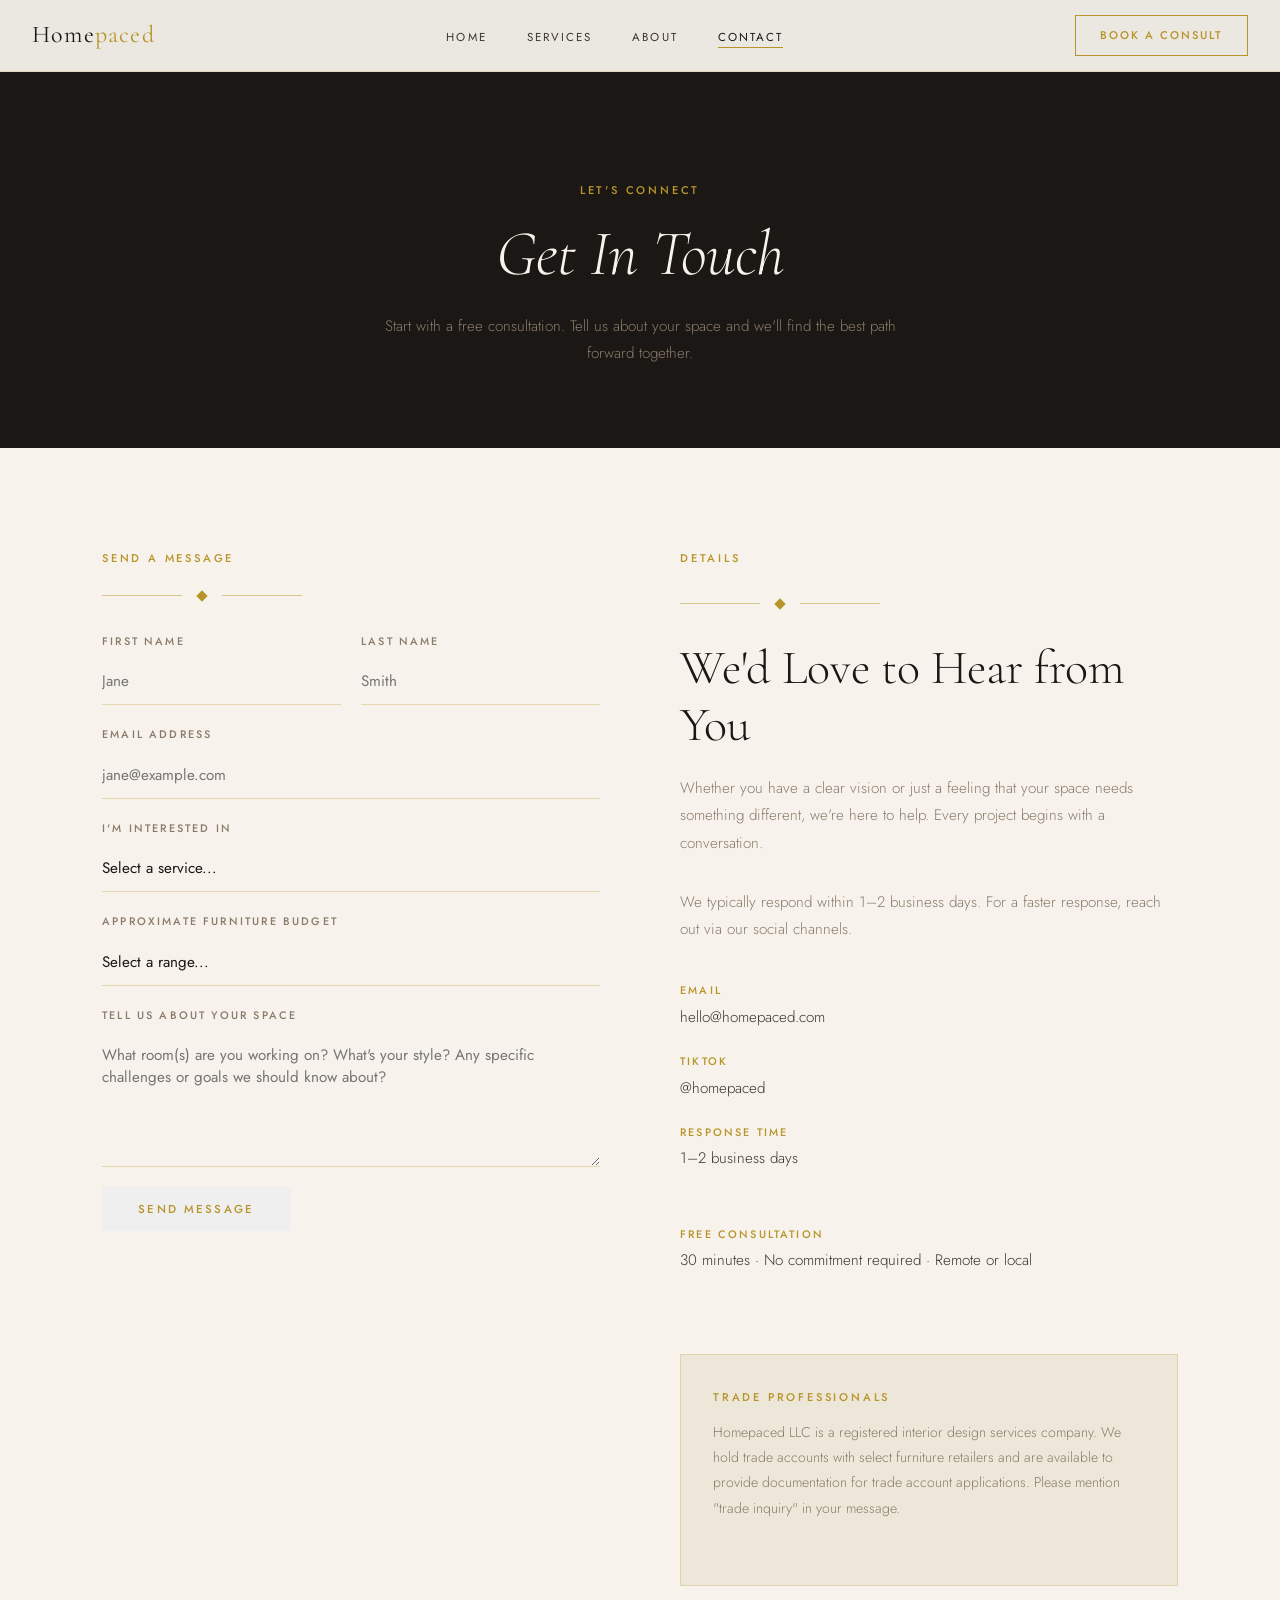
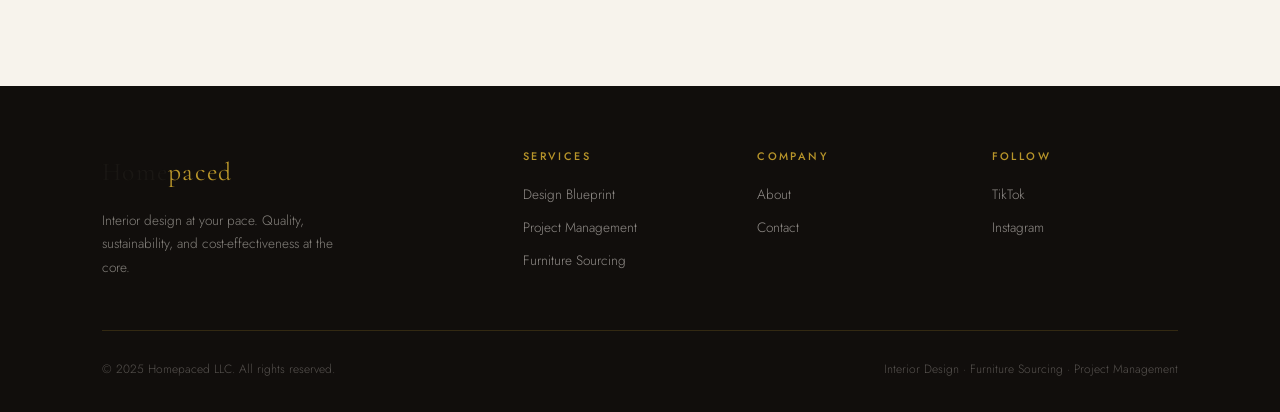
<file: contact.html>
<!DOCTYPE html>
<html lang="en">
<head>
  <meta charset="UTF-8" />
  <meta name="viewport" content="width=device-width, initial-scale=1.0" />
  <title>Contact — Homepaced Interior Design</title>
  <meta name="description" content="Get in touch with Homepaced. Book a free 30-minute consultation to discuss your space and design goals." />
  <link rel="stylesheet" href="style.css" />
</head>
<body>

  <!-- ══ NAVIGATION ══ -->
  <nav class="site-nav" id="siteNav">
    <a href="index.html" class="nav-logo">Home<span>paced</span></a>
    <ul class="nav-links">
      <li><a href="index.html">Home</a></li>
      <li><a href="services.html">Services</a></li>
      <li><a href="about.html">About</a></li>
      <li><a href="contact.html" class="active">Contact</a></li>
    </ul>
    <a href="contact.html" class="nav-cta">Book a Consult</a>
    <button class="nav-hamburger" id="hamburger" aria-label="Menu">
      <span></span><span></span><span></span>
    </button>
  </nav>
  <div class="nav-mobile" id="mobileMenu">
    <a href="index.html">Home</a>
    <a href="services.html">Services</a>
    <a href="about.html">About</a>
    <a href="contact.html">Contact</a>
  </div>

  <!-- ══ PAGE HERO ══ -->
  <section class="page-hero">
    <div class="container">
      <p class="eyebrow">Let's Connect</p>
      <h1>Get In Touch</h1>
      <p>Start with a free consultation. Tell us about your space and we'll find the best path forward together.</p>
    </div>
  </section>

  <!-- ══ CONTACT SECTION ══ -->
  <section class="section">
    <div class="container">
      <div class="contact-grid">

        <!-- FORM -->
        <div>
          <p class="eyebrow">Send a Message</p>
          <div class="deco-divider" style="max-width:200px; margin-bottom:32px"><div class="deco-diamond"></div></div>

          <!--
            INSTRUCTIONS FOR FORM SETUP:
            1. Go to https://formspree.io and sign up for a free account
            2. Create a new form and get your form endpoint URL
            3. Replace "YOUR_FORM_ID" in the action below with your actual Formspree form ID
            Example: action="https://formspree.io/f/xabc1234"
          -->
          <form
            class="contact-form"
            action="https://formspree.io/f/YOUR_FORM_ID"
            method="POST"
            id="contactForm"
          >
            <div style="display:grid; grid-template-columns:1fr 1fr; gap:20px">
              <div class="form-group">
                <label for="firstName">First Name</label>
                <input type="text" id="firstName" name="firstName" required placeholder="Jane" />
              </div>
              <div class="form-group">
                <label for="lastName">Last Name</label>
                <input type="text" id="lastName" name="lastName" required placeholder="Smith" />
              </div>
            </div>

            <div class="form-group">
              <label for="email">Email Address</label>
              <input type="email" id="email" name="email" required placeholder="jane@example.com" />
            </div>

            <div class="form-group">
              <label for="service">I'm Interested In</label>
              <select id="service" name="service">
                <option value="">Select a service...</option>
                <option value="blueprint">Design Blueprint &amp; Mood Board ($500)</option>
                <option value="management">Project Management</option>
                <option value="sourcing">Curated Furniture Sourcing</option>
                <option value="full">Full Service (Blueprint + Management)</option>
                <option value="unsure">Not Sure Yet — Just Exploring</option>
              </select>
            </div>

            <div class="form-group">
              <label for="budget">Approximate Furniture Budget</label>
              <select id="budget" name="budget">
                <option value="">Select a range...</option>
                <option value="under2k">Under $2,000</option>
                <option value="2k-5k">$2,000 – $5,000</option>
                <option value="5k-10k">$5,000 – $10,000</option>
                <option value="10kplus">$10,000+</option>
              </select>
            </div>

            <div class="form-group">
              <label for="message">Tell Us About Your Space</label>
              <textarea
                id="message"
                name="message"
                rows="5"
                placeholder="What room(s) are you working on? What's your style? Any specific challenges or goals we should know about?"
              ></textarea>
            </div>

            <button type="submit" class="btn btn--gold" style="align-self:flex-start; border:none; cursor:pointer; font-family:inherit">
              Send Message
            </button>

            <div id="formSuccess" style="display:none; color:var(--gold); font-size:0.85rem; margin-top:8px">
              ✓ Message sent! We'll be in touch within 1–2 business days.
            </div>
          </form>
        </div>

        <!-- CONTACT INFO -->
        <div class="contact-info">
          <p class="eyebrow">Details</p>
          <div class="deco-divider" style="max-width:200px; margin-bottom:32px"><div class="deco-diamond"></div></div>
          <h2>We'd Love to Hear from You</h2>
          <p style="margin-top:20px">
            Whether you have a clear vision or just a feeling that your space needs something different,
            we're here to help. Every project begins with a conversation.
          </p>
          <p>
            We typically respond within 1–2 business days. For a faster response, reach out via
            our social channels.
          </p>

          <div class="contact-detail">
            <div class="contact-detail-item">
              <h4>Email</h4>
              <a href="mailto:hello@homepaced.com">hello@homepaced.com</a>
            </div>
            <div class="contact-detail-item">
              <h4>TikTok</h4>
              <a href="https://www.tiktok.com/@homepaced" target="_blank" rel="noopener">@homepaced</a>
            </div>
            <div class="contact-detail-item">
              <h4>Response Time</h4>
              <p>1–2 business days</p>
            </div>
            <div class="contact-detail-item">
              <h4>Free Consultation</h4>
              <p>30 minutes · No commitment required · Remote or local</p>
            </div>
          </div>

          <!-- Decorative Art Deco box -->
          <div style="margin-top:48px; padding:32px; border:1px solid rgba(184,149,42,0.25); background:var(--ivory-dark)">
            <p class="eyebrow" style="margin-bottom:12px">Trade Professionals</p>
            <p style="font-size:0.88rem">
              Homepaced LLC is a registered interior design services company. We hold trade accounts with
              select furniture retailers and are available to provide documentation for trade account applications.
              Please mention "trade inquiry" in your message.
            </p>
          </div>
        </div>

      </div>
    </div>
  </section>

  <!-- ══ FOOTER ══ -->
  <footer class="site-footer">
    <div class="container">
      <div class="footer-grid">
        <div class="footer-brand">
          <span class="nav-logo">Home<span>paced</span></span>
          <p>Interior design at your pace. Quality, sustainability, and cost-effectiveness at the core.</p>
        </div>
        <div class="footer-col">
          <h4>Services</h4>
          <a href="services.html">Design Blueprint</a>
          <a href="services.html">Project Management</a>
          <a href="services.html">Furniture Sourcing</a>
        </div>
        <div class="footer-col">
          <h4>Company</h4>
          <a href="about.html">About</a>
          <a href="contact.html">Contact</a>
        </div>
        <div class="footer-col">
          <h4>Follow</h4>
          <a href="https://www.tiktok.com/@homepaced" target="_blank" rel="noopener">TikTok</a>
          <a href="#" target="_blank" rel="noopener">Instagram</a>
        </div>
      </div>
      <div class="footer-bottom">
        <span>© 2025 Homepaced LLC. All rights reserved.</span>
        <span>Interior Design · Furniture Sourcing · Project Management</span>
      </div>
    </div>
  </footer>

  <script>
    const nav = document.getElementById('siteNav');
    window.addEventListener('scroll', () => nav.classList.toggle('scrolled', window.scrollY > 20));
    const hamburger = document.getElementById('hamburger');
    const mobileMenu = document.getElementById('mobileMenu');
    hamburger.addEventListener('click', () => mobileMenu.classList.toggle('open'));
    mobileMenu.querySelectorAll('a').forEach(a => a.addEventListener('click', () => mobileMenu.classList.remove('open')));

    // Basic form feedback (works with Formspree)
    const form = document.getElementById('contactForm');
    form.addEventListener('submit', async (e) => {
      e.preventDefault();
      const data = new FormData(form);
      try {
        const res = await fetch(form.action, {
          method: 'POST',
          body: data,
          headers: { 'Accept': 'application/json' }
        });
        if (res.ok) {
          form.reset();
          document.getElementById('formSuccess').style.display = 'block';
        }
      } catch(err) {
        // fallback: let the form submit normally
        form.submit();
      }
    });
  </script>

</body>
</html>
</file>
<file: style.css>
/* =============================================
   HOMEPACED — Global Stylesheet
   Art Deco · Refined · Timeless
   ============================================= */

@import url('https://fonts.googleapis.com/css2?family=Cormorant+Garamond:ital,wght@0,300;0,400;0,500;0,600;1,300;1,400&family=Jost:wght@200;300;400;500&display=swap');

/* ── CSS Variables ── */
:root {
  --ivory:      #F7F3EC;
  --ivory-dark: #EDE7D9;
  --charcoal:   #1A1714;
  --charcoal-mid: #3A3530;
  --gold:       #B8952A;
  --gold-light: #D4AF5A;
  --taupe:      #8B7B6B;
  --white:      #FFFFFF;

  --font-display: 'Cormorant Garamond', Georgia, serif;
  --font-body:    'Jost', 'Helvetica Neue', sans-serif;

  --max-width: 1140px;
  --section-pad: 100px;
}

/* ── Reset & Base ── */
*, *::before, *::after { box-sizing: border-box; margin: 0; padding: 0; }

html { scroll-behavior: smooth; font-size: 16px; }

body {
  background-color: var(--ivory);
  color: var(--charcoal);
  font-family: var(--font-body);
  font-weight: 300;
  line-height: 1.7;
  -webkit-font-smoothing: antialiased;
}

img { display: block; max-width: 100%; }
a  { color: inherit; text-decoration: none; }
ul { list-style: none; }

/* ── Utility ── */
.container {
  max-width: var(--max-width);
  margin: 0 auto;
  padding: 0 32px;
}

.section { padding: var(--section-pad) 0; }
.section--dark { background-color: var(--charcoal); color: var(--ivory); }
.section--ivory-dark { background-color: var(--ivory-dark); }

/* ── Art Deco Divider ── */
.deco-divider {
  display: flex;
  align-items: center;
  gap: 16px;
  margin: 24px 0;
}
.deco-divider::before,
.deco-divider::after {
  content: '';
  flex: 1;
  height: 1px;
  background: var(--gold);
  opacity: 0.5;
}
.deco-diamond {
  width: 8px;
  height: 8px;
  background: var(--gold);
  transform: rotate(45deg);
  flex-shrink: 0;
}

.deco-divider--center { justify-content: center; }
.deco-divider--center::before,
.deco-divider--center::after { max-width: 80px; }

/* ── Typography ── */
.eyebrow {
  font-family: var(--font-body);
  font-size: 0.7rem;
  font-weight: 500;
  letter-spacing: 0.25em;
  text-transform: uppercase;
  color: var(--gold);
}

h1, h2, h3, h4 {
  font-family: var(--font-display);
  font-weight: 300;
  line-height: 1.2;
}

h1 { font-size: clamp(3rem, 7vw, 5.5rem); letter-spacing: -0.01em; }
h2 { font-size: clamp(2rem, 4vw, 3rem); }
h3 { font-size: clamp(1.4rem, 2.5vw, 1.9rem); }

p { font-size: 0.95rem; line-height: 1.8; color: var(--taupe); }
.section--dark p { color: rgba(247,243,236,0.7); }

/* ── Buttons ── */
.btn {
  display: inline-block;
  font-family: var(--font-body);
  font-size: 0.72rem;
  font-weight: 500;
  letter-spacing: 0.2em;
  text-transform: uppercase;
  padding: 14px 36px;
  border: 1px solid currentColor;
  transition: all 0.3s ease;
  cursor: pointer;
}

.btn--gold {
  color: var(--gold);
  border-color: var(--gold);
}
.btn--gold:hover {
  background: var(--gold);
  color: var(--ivory);
}

.btn--ivory {
  color: var(--ivory);
  border-color: var(--ivory);
}
.btn--ivory:hover {
  background: var(--ivory);
  color: var(--charcoal);
}

.btn--dark {
  color: var(--charcoal);
  border-color: var(--charcoal);
}
.btn--dark:hover {
  background: var(--charcoal);
  color: var(--ivory);
}

/* ════════════════════════════════════════
   NAVIGATION
   ════════════════════════════════════════ */
.site-nav {
  position: fixed;
  top: 0; left: 0; right: 0;
  z-index: 100;
  padding: 0 32px;
  height: 72px;
  display: flex;
  align-items: center;
  justify-content: space-between;
  background: rgba(247,243,236,0.95);
  backdrop-filter: blur(8px);
  border-bottom: 1px solid rgba(184,149,42,0.2);
  transition: box-shadow 0.3s;
}

.site-nav.scrolled { box-shadow: 0 2px 24px rgba(0,0,0,0.08); }

.nav-logo {
  font-family: var(--font-display);
  font-size: 1.5rem;
  font-weight: 400;
  letter-spacing: 0.05em;
  color: var(--charcoal);
}
.nav-logo span { color: var(--gold); }

.nav-links {
  display: flex;
  gap: 40px;
  align-items: center;
}

.nav-links a {
  font-family: var(--font-body);
  font-size: 0.72rem;
  font-weight: 400;
  letter-spacing: 0.18em;
  text-transform: uppercase;
  color: var(--charcoal-mid);
  transition: color 0.2s;
  position: relative;
}
.nav-links a::after {
  content: '';
  position: absolute;
  bottom: -3px; left: 0; right: 0;
  height: 1px;
  background: var(--gold);
  transform: scaleX(0);
  transform-origin: left;
  transition: transform 0.3s ease;
}
.nav-links a:hover { color: var(--charcoal); }
.nav-links a:hover::after,
.nav-links a.active::after { transform: scaleX(1); }
.nav-links a.active { color: var(--charcoal); }

/* CTA in nav */
.nav-cta {
  font-family: var(--font-body);
  font-size: 0.7rem;
  font-weight: 500;
  letter-spacing: 0.18em;
  text-transform: uppercase;
  padding: 10px 24px;
  border: 1px solid var(--gold);
  color: var(--gold);
  transition: all 0.25s;
}
.nav-cta:hover { background: var(--gold); color: var(--ivory); }
.nav-cta::after { display: none !important; }

/* Mobile Nav */
.nav-hamburger {
  display: none;
  flex-direction: column;
  gap: 5px;
  background: none;
  border: none;
  cursor: pointer;
  padding: 4px;
}
.nav-hamburger span {
  display: block;
  width: 24px;
  height: 1px;
  background: var(--charcoal);
  transition: all 0.3s;
}
.nav-mobile {
  display: none;
  position: fixed;
  top: 72px; left: 0; right: 0; bottom: 0;
  background: var(--ivory);
  z-index: 99;
  flex-direction: column;
  align-items: center;
  justify-content: center;
  gap: 40px;
}
.nav-mobile.open { display: flex; }
.nav-mobile a {
  font-family: var(--font-display);
  font-size: 2rem;
  font-weight: 300;
  color: var(--charcoal);
}

/* ════════════════════════════════════════
   HERO
   ════════════════════════════════════════ */
.hero {
  min-height: 100vh;
  display: grid;
  place-items: center;
  position: relative;
  overflow: hidden;
  padding-top: 72px;
  background-color: var(--charcoal);
}

.hero-bg {
  position: absolute;
  inset: 0;
  background-image: url('https://images.unsplash.com/photo-1616486338812-3dadae4b4ace?w=1600&q=80&auto=format&fit=crop');
  background-size: cover;
  background-position: center;
  opacity: 0.25;
}

/* Art Deco geometric corner ornaments */
.hero-ornament {
  position: absolute;
  width: 120px;
  height: 120px;
  border: 1px solid rgba(184,149,42,0.4);
  pointer-events: none;
}
.hero-ornament--tl { top: 100px; left: 32px; border-right: none; border-bottom: none; }
.hero-ornament--tr { top: 100px; right: 32px; border-left: none; border-bottom: none; }
.hero-ornament--bl { bottom: 40px; left: 32px; border-right: none; border-top: none; }
.hero-ornament--br { bottom: 40px; right: 32px; border-left: none; border-top: none; }

.hero-inner {
  text-align: center;
  color: var(--ivory);
  position: relative;
  z-index: 1;
  padding: 0 24px;
  animation: fadeUp 1s ease both;
}

.hero-inner .eyebrow { color: var(--gold-light); margin-bottom: 24px; }

.hero-inner h1 {
  color: var(--ivory);
  margin-bottom: 8px;
  font-style: italic;
  font-weight: 300;
}

.hero-inner h1 em {
  font-style: normal;
  color: var(--gold-light);
}

.hero-subtitle {
  font-family: var(--font-body);
  font-size: 0.85rem;
  letter-spacing: 0.08em;
  color: rgba(247,243,236,0.65);
  margin-bottom: 48px;
  max-width: 480px;
  margin-left: auto;
  margin-right: auto;
}

.hero-actions { display: flex; gap: 16px; justify-content: center; flex-wrap: wrap; }

@keyframes fadeUp {
  from { opacity: 0; transform: translateY(28px); }
  to   { opacity: 1; transform: translateY(0); }
}

/* ════════════════════════════════════════
   INTRO / PHILOSOPHY STRIP
   ════════════════════════════════════════ */
.intro-strip {
  background: var(--gold);
  padding: 20px 32px;
  text-align: center;
}
.intro-strip p {
  font-family: var(--font-display);
  font-size: clamp(0.95rem, 2vw, 1.15rem);
  font-style: italic;
  color: var(--charcoal);
  letter-spacing: 0.02em;
  line-height: 1.5;
}

/* ════════════════════════════════════════
   ABOUT SNAPSHOT
   ════════════════════════════════════════ */
.about-snapshot {
  display: grid;
  grid-template-columns: 1fr 1fr;
  gap: 80px;
  align-items: center;
}

.about-snapshot__img-wrap {
  position: relative;
}
.about-snapshot__img {
  width: 100%;
  aspect-ratio: 4/5;
  object-fit: cover;
}
.about-snapshot__img-frame {
  position: absolute;
  top: 20px; left: 20px;
  right: -20px; bottom: -20px;
  border: 1px solid rgba(184,149,42,0.35);
  z-index: -1;
}

.about-snapshot__text .eyebrow { margin-bottom: 16px; }
.about-snapshot__text h2 { margin-bottom: 8px; }
.about-snapshot__text p { margin-top: 20px; margin-bottom: 32px; }

/* ════════════════════════════════════════
   SERVICES OVERVIEW (HOME)
   ════════════════════════════════════════ */
.services-grid {
  display: grid;
  grid-template-columns: repeat(3, 1fr);
  gap: 2px;
  margin-top: 60px;
}

.service-card {
  background: rgba(255,255,255,0.05);
  border: 1px solid rgba(184,149,42,0.15);
  padding: 48px 36px;
  transition: background 0.3s, border-color 0.3s;
  position: relative;
}
.section--dark .service-card { border-color: rgba(184,149,42,0.2); }
.service-card:hover { background: rgba(184,149,42,0.07); border-color: var(--gold); }

.service-card__num {
  font-family: var(--font-display);
  font-size: 3rem;
  font-weight: 300;
  color: var(--gold);
  opacity: 0.4;
  line-height: 1;
  margin-bottom: 20px;
}

.service-card h3 {
  color: var(--ivory);
  margin-bottom: 12px;
  font-size: 1.4rem;
}

.service-card p { font-size: 0.88rem; }

.service-card .price {
  display: inline-block;
  margin-top: 24px;
  font-family: var(--font-body);
  font-size: 0.7rem;
  letter-spacing: 0.15em;
  text-transform: uppercase;
  color: var(--gold-light);
  border-bottom: 1px solid var(--gold);
  padding-bottom: 2px;
}

/* ════════════════════════════════════════
   PROCESS / HOW IT WORKS
   ════════════════════════════════════════ */
.process-steps {
  display: grid;
  grid-template-columns: repeat(4, 1fr);
  gap: 40px;
  margin-top: 60px;
}

.process-step { text-align: center; }

.process-step__icon {
  width: 64px; height: 64px;
  border: 1px solid var(--gold);
  border-radius: 0;
  display: grid;
  place-items: center;
  margin: 0 auto 24px;
}
.process-step__icon svg { width: 28px; height: 28px; stroke: var(--gold); fill: none; stroke-width: 1.5; }
.process-step h3 { font-size: 1.1rem; margin-bottom: 12px; }
.process-step p { font-size: 0.85rem; }

/* ════════════════════════════════════════
   CTA BAND
   ════════════════════════════════════════ */
.cta-band {
  background: var(--charcoal);
  padding: 80px 32px;
  text-align: center;
}
.cta-band h2 { color: var(--ivory); margin-bottom: 8px; }
.cta-band p { max-width: 480px; margin: 16px auto 36px; }

/* ════════════════════════════════════════
   TESTIMONIAL / QUOTE
   ════════════════════════════════════════ */
.quote-section { text-align: center; }
.quote-mark {
  font-family: var(--font-display);
  font-size: 6rem;
  line-height: 0.5;
  color: var(--gold);
  opacity: 0.3;
  display: block;
  margin-bottom: 24px;
}
blockquote {
  font-family: var(--font-display);
  font-size: clamp(1.4rem, 3vw, 2rem);
  font-style: italic;
  font-weight: 300;
  max-width: 720px;
  margin: 0 auto;
  line-height: 1.5;
}
.quote-attribution {
  margin-top: 28px;
  font-family: var(--font-body);
  font-size: 0.72rem;
  letter-spacing: 0.2em;
  text-transform: uppercase;
  color: var(--gold);
}

/* ════════════════════════════════════════
   FOOTER
   ════════════════════════════════════════ */
.site-footer {
  background: #110E0C;
  color: var(--ivory);
  padding: 64px 0 32px;
}

.footer-grid {
  display: grid;
  grid-template-columns: 2fr 1fr 1fr 1fr;
  gap: 48px;
  padding-bottom: 48px;
  border-bottom: 1px solid rgba(184,149,42,0.2);
}

.footer-brand .nav-logo { font-size: 1.6rem; display: block; margin-bottom: 16px; }
.footer-brand p { font-size: 0.85rem; color: rgba(247,243,236,0.5); line-height: 1.7; max-width: 260px; }

.footer-col h4 {
  font-family: var(--font-body);
  font-size: 0.68rem;
  font-weight: 500;
  letter-spacing: 0.22em;
  text-transform: uppercase;
  color: var(--gold);
  margin-bottom: 20px;
}

.footer-col a {
  display: block;
  font-size: 0.85rem;
  color: rgba(247,243,236,0.55);
  margin-bottom: 10px;
  transition: color 0.2s;
}
.footer-col a:hover { color: var(--ivory); }

.footer-bottom {
  display: flex;
  justify-content: space-between;
  align-items: center;
  padding-top: 28px;
  font-size: 0.75rem;
  color: rgba(247,243,236,0.3);
}

/* ════════════════════════════════════════
   PAGE HERO (inner pages)
   ════════════════════════════════════════ */
.page-hero {
  padding: 160px 0 80px;
  text-align: center;
  background: var(--charcoal);
  color: var(--ivory);
  position: relative;
  overflow: hidden;
}
.page-hero::before {
  content: '';
  position: absolute;
  inset: 0;
  background: repeating-linear-gradient(
    45deg,
    transparent,
    transparent 40px,
    rgba(184,149,42,0.03) 40px,
    rgba(184,149,42,0.03) 41px
  );
}
.page-hero .eyebrow { margin-bottom: 16px; }
.page-hero h1 {
  font-size: clamp(2.5rem, 5vw, 4rem);
  font-style: italic;
  color: var(--ivory);
}
.page-hero p { max-width: 560px; margin: 20px auto 0; }

/* ════════════════════════════════════════
   SERVICES PAGE
   ════════════════════════════════════════ */
.service-detail {
  display: grid;
  grid-template-columns: 1fr 1fr;
  gap: 80px;
  align-items: start;
  padding: var(--section-pad) 0;
  border-bottom: 1px solid rgba(184,149,42,0.15);
}
.service-detail:last-child { border-bottom: none; }
.service-detail--flip { direction: rtl; }
.service-detail--flip > * { direction: ltr; }

.service-detail__label {
  display: flex;
  align-items: center;
  gap: 16px;
  margin-bottom: 24px;
}
.service-detail__num {
  font-family: var(--font-display);
  font-size: 4rem;
  font-weight: 300;
  color: var(--gold);
  opacity: 0.25;
  line-height: 1;
}
.service-detail__img {
  width: 100%;
  aspect-ratio: 4/3;
  object-fit: cover;
}
.service-detail h2 { margin-bottom: 20px; }
.service-detail p { margin-bottom: 20px; }

.includes-list {
  margin: 24px 0;
  display: flex;
  flex-direction: column;
  gap: 10px;
}
.includes-list li {
  display: flex;
  align-items: flex-start;
  gap: 12px;
  font-size: 0.88rem;
  color: var(--taupe);
}
.includes-list li::before {
  content: '◆';
  color: var(--gold);
  font-size: 0.45rem;
  margin-top: 6px;
  flex-shrink: 0;
}

.price-tag {
  display: inline-flex;
  align-items: baseline;
  gap: 8px;
  margin: 28px 0;
  padding: 16px 28px;
  border: 1px solid var(--gold);
}
.price-tag .amount {
  font-family: var(--font-display);
  font-size: 2.5rem;
  font-weight: 300;
  color: var(--charcoal);
}
.price-tag .label {
  font-size: 0.72rem;
  letter-spacing: 0.15em;
  text-transform: uppercase;
  color: var(--taupe);
}

/* ════════════════════════════════════════
   ABOUT PAGE
   ════════════════════════════════════════ */
.values-grid {
  display: grid;
  grid-template-columns: repeat(3, 1fr);
  gap: 40px;
  margin-top: 60px;
}
.value-card {
  padding: 40px 32px;
  border-top: 2px solid var(--gold);
}
.value-card h3 { font-size: 1.3rem; margin: 16px 0 12px; }

/* ════════════════════════════════════════
   CONTACT PAGE
   ════════════════════════════════════════ */
.contact-grid {
  display: grid;
  grid-template-columns: 1fr 1fr;
  gap: 80px;
  align-items: start;
}

.contact-form {
  display: flex;
  flex-direction: column;
  gap: 20px;
}

.form-group { display: flex; flex-direction: column; gap: 8px; }
.form-group label {
  font-size: 0.68rem;
  letter-spacing: 0.2em;
  text-transform: uppercase;
  color: var(--taupe);
  font-weight: 500;
}
.form-group input,
.form-group select,
.form-group textarea {
  background: transparent;
  border: none;
  border-bottom: 1px solid rgba(184,149,42,0.3);
  padding: 12px 0;
  font-family: var(--font-body);
  font-size: 0.95rem;
  color: var(--charcoal);
  transition: border-color 0.2s;
  outline: none;
  width: 100%;
}
.form-group input:focus,
.form-group select:focus,
.form-group textarea:focus { border-bottom-color: var(--gold); }
.form-group textarea { resize: vertical; min-height: 120px; }
.form-group select { appearance: none; cursor: pointer; }

.contact-info p { margin-bottom: 32px; }
.contact-detail {
  display: flex;
  flex-direction: column;
  gap: 24px;
  margin-top: 40px;
}
.contact-detail-item h4 {
  font-family: var(--font-body);
  font-size: 0.68rem;
  letter-spacing: 0.2em;
  text-transform: uppercase;
  color: var(--gold);
  margin-bottom: 6px;
  font-weight: 500;
}
.contact-detail-item p, .contact-detail-item a {
  font-size: 0.95rem;
  color: var(--charcoal-mid);
}

/* ════════════════════════════════════════
   RESPONSIVE
   ════════════════════════════════════════ */
@media (max-width: 900px) {
  :root { --section-pad: 64px; }

  .nav-links, .nav-cta { display: none; }
  .nav-hamburger { display: flex; }

  .about-snapshot,
  .service-detail,
  .service-detail--flip,
  .contact-grid { grid-template-columns: 1fr; gap: 40px; direction: ltr; }

  .services-grid { grid-template-columns: 1fr; }
  .process-steps { grid-template-columns: 1fr 1fr; }
  .values-grid   { grid-template-columns: 1fr; }
  .footer-grid   { grid-template-columns: 1fr 1fr; }
  .about-snapshot__img-frame { display: none; }

  .hero-ornament--bl,
  .hero-ornament--br { display: none; }
}

@media (max-width: 560px) {
  .container { padding: 0 20px; }
  .process-steps { grid-template-columns: 1fr; }
  .footer-grid   { grid-template-columns: 1fr; }
  .footer-bottom { flex-direction: column; gap: 12px; text-align: center; }
  h1 { font-size: 2.6rem; }
}
</file>
